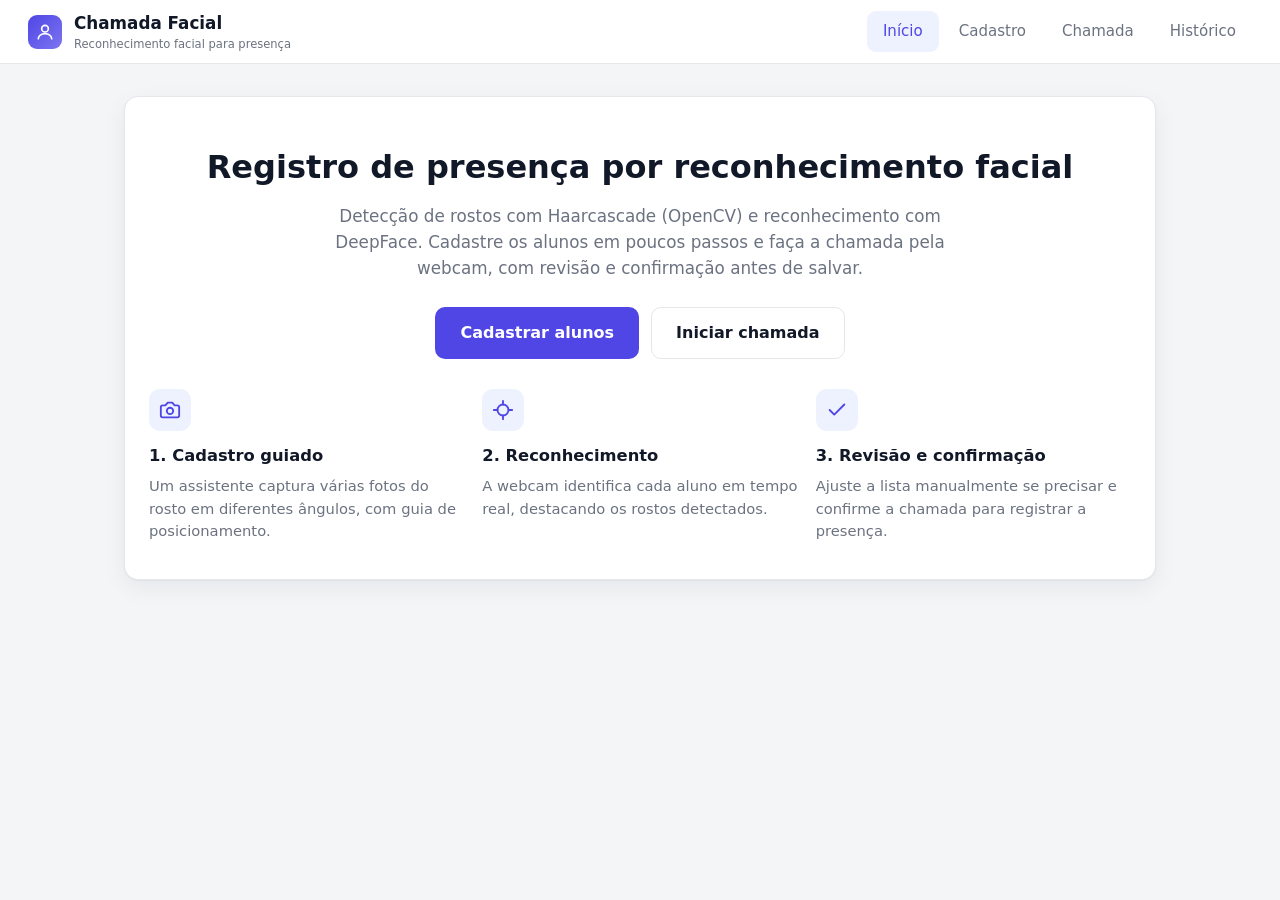
<file: frontend/index.html>
<!DOCTYPE html>
<html lang="pt-br">
<head>
  <meta charset="UTF-8" />
  <meta name="viewport" content="width=device-width, initial-scale=1.0" />
  <title>Chamada Facial</title>
  <link rel="stylesheet" href="css/style.css" />
</head>
<body>
  <header class="topbar">
    <div class="brand">
      <span class="logo">
        <svg width="20" height="20" viewBox="0 0 24 24" fill="none" stroke="currentColor" stroke-width="2" stroke-linecap="round" stroke-linejoin="round"><path d="M12 12a4 4 0 1 0 0-8 4 4 0 0 0 0 8Z"/><path d="M4 20c0-3.3 3.6-6 8-6s8 2.7 8 6"/></svg>
      </span>
      <span>Chamada Facial<small>Reconhecimento facial para presença</small></span>
    </div>
    <nav class="nav">
      <a href="index.html" class="active">Início</a>
      <a href="cadastro.html">Cadastro</a>
      <a href="chamada.html">Chamada</a>
      <a href="historico.html">Histórico</a>
    </nav>
  </header>

  <main class="container">
    <section class="card hero">
      <h1>Registro de presença por reconhecimento facial</h1>
      <p>
        Detecção de rostos com Haarcascade (OpenCV) e reconhecimento com DeepFace.
        Cadastre os alunos em poucos passos e faça a chamada pela webcam, com
        revisão e confirmação antes de salvar.
      </p>
      <div class="actions">
        <a href="cadastro.html" class="btn btn-lg">Cadastrar alunos</a>
        <a href="chamada.html" class="btn btn-ghost btn-lg">Iniciar chamada</a>
      </div>

      <div class="feature-grid">
        <div class="feature">
          <span class="ico"><svg width="22" height="22" viewBox="0 0 24 24" fill="none" stroke="currentColor" stroke-width="2" stroke-linecap="round" stroke-linejoin="round"><path d="M14.5 4h-5L7 7H4a2 2 0 0 0-2 2v9a2 2 0 0 0 2 2h16a2 2 0 0 0 2-2V9a2 2 0 0 0-2-2h-3l-2.5-3Z"/><circle cx="12" cy="13" r="3.5"/></svg></span>
          <h3>1. Cadastro guiado</h3>
          <p>Um assistente captura várias fotos do rosto em diferentes ângulos, com guia de posicionamento.</p>
        </div>
        <div class="feature">
          <span class="ico"><svg width="22" height="22" viewBox="0 0 24 24" fill="none" stroke="currentColor" stroke-width="2" stroke-linecap="round" stroke-linejoin="round"><path d="m2 12 4 0m12 0 4 0M12 2v4m0 12v4"/><circle cx="12" cy="12" r="6"/></svg></span>
          <h3>2. Reconhecimento</h3>
          <p>A webcam identifica cada aluno em tempo real, destacando os rostos detectados.</p>
        </div>
        <div class="feature">
          <span class="ico"><svg width="22" height="22" viewBox="0 0 24 24" fill="none" stroke="currentColor" stroke-width="2" stroke-linecap="round" stroke-linejoin="round"><path d="M20 6 9 17l-5-5"/></svg></span>
          <h3>3. Revisão e confirmação</h3>
          <p>Ajuste a lista manualmente se precisar e confirme a chamada para registrar a presença.</p>
        </div>
      </div>
    </section>
  </main>

  <script src="js/common.js"></script>
</body>
</html>
</file>
<file: frontend/css/style.css>
/* ===========================================================================
   Design system — tema claro, profissional, sem emojis.
   =========================================================================== */
:root {
  --bg: #f4f5f7;
  --surface: #ffffff;
  --surface-2: #f8fafc;
  --primary: #4f46e5;
  --primary-hover: #4338ca;
  --primary-soft: #eef2ff;
  --success: #16a34a;
  --success-soft: #dcfce7;
  --warning: #d97706;
  --danger: #dc2626;
  --danger-soft: #fef2f2;
  --text: #111827;
  --muted: #6b7280;
  --border: #e5e7eb;
  --ring: rgba(79, 70, 229, 0.25);
  --shadow: 0 1px 2px rgba(16, 24, 40, .04), 0 8px 24px rgba(16, 24, 40, .06);
  --radius: 14px;
}

* { box-sizing: border-box; }
html, body { height: 100%; }

body {
  margin: 0;
  font-family: -apple-system, BlinkMacSystemFont, "Segoe UI", Roboto, Inter, system-ui, sans-serif;
  background: var(--bg);
  color: var(--text);
  line-height: 1.55;
  -webkit-font-smoothing: antialiased;
}

a { color: inherit; text-decoration: none; }
[hidden] { display: none !important; }

/* ---------- Top bar ---------- */
.topbar {
  background: var(--surface);
  border-bottom: 1px solid var(--border);
  height: 64px;
  display: flex;
  align-items: center;
  padding: 0 28px;
  position: sticky;
  top: 0;
  z-index: 50;
}
.brand { display: flex; align-items: center; gap: 12px; font-weight: 700; font-size: 1.05rem; }
.brand .logo {
  width: 34px; height: 34px; border-radius: 9px;
  background: linear-gradient(135deg, var(--primary), #7c75f0);
  display: grid; place-items: center; color: #fff;
}
.brand small { display: block; font-weight: 500; font-size: .72rem; color: var(--muted); }
.nav { display: flex; gap: 4px; margin-left: auto; }
.nav a {
  color: var(--muted);
  padding: 9px 16px;
  border-radius: 9px;
  font-size: .94rem;
  font-weight: 500;
  transition: .15s;
}
.nav a:hover { background: var(--surface-2); color: var(--text); }
.nav a.active { background: var(--primary-soft); color: var(--primary); }

/* ---------- Layout ---------- */
.container { max-width: 1080px; margin: 0 auto; padding: 32px 24px 72px; }
.page-head { margin-bottom: 22px; }
.page-head h1 { font-size: 1.5rem; margin: 0 0 4px; }
.page-head p { margin: 0; color: var(--muted); }

.card {
  background: var(--surface);
  border: 1px solid var(--border);
  border-radius: var(--radius);
  padding: 24px;
  box-shadow: var(--shadow);
}
.card + .card { margin-top: 22px; }
.card h2 { margin: 0 0 4px; font-size: 1.15rem; }
.card .sub { color: var(--muted); font-size: .92rem; margin: 0 0 18px; }

.grid-2 { display: grid; grid-template-columns: 1.1fr .9fr; gap: 22px; align-items: start; }
@media (max-width: 860px) { .grid-2 { grid-template-columns: 1fr; } }

.muted { color: var(--muted); }
.row { display: flex; align-items: center; gap: 12px; }
.between { justify-content: space-between; }
.center { text-align: center; }

/* ---------- Buttons ---------- */
.btn {
  appearance: none;
  cursor: pointer;
  border: 1px solid transparent;
  border-radius: 10px;
  padding: 11px 18px;
  font-size: .95rem;
  font-weight: 600;
  display: inline-flex;
  align-items: center;
  justify-content: center;
  gap: 8px;
  transition: .15s;
  background: var(--primary);
  color: #fff;
}
.btn:hover { background: var(--primary-hover); }
.btn:focus-visible { outline: none; box-shadow: 0 0 0 4px var(--ring); }
.btn:disabled { opacity: .5; cursor: not-allowed; }
.btn svg { width: 18px; height: 18px; }
.btn-ghost { background: var(--surface); color: var(--text); border-color: var(--border); }
.btn-ghost:hover { background: var(--surface-2); }
.btn-danger { background: var(--danger); }
.btn-danger:hover { background: #b91c1c; }
.btn-soft-danger { background: var(--danger-soft); color: var(--danger); }
.btn-soft-danger:hover { background: #fde2e2; }
.btn-block { width: 100%; }
.btn-lg { padding: 13px 24px; font-size: 1rem; }
.actions { display: flex; gap: 12px; flex-wrap: wrap; }
.actions.end { justify-content: flex-end; }

/* ---------- Form fields ---------- */
.field { margin-bottom: 16px; }
.field label { display: block; font-size: .88rem; font-weight: 600; margin-bottom: 7px; }
.field input[type="text"] {
  width: 100%;
  padding: 12px 14px;
  border: 1px solid var(--border);
  border-radius: 10px;
  font-size: 1rem;
  background: var(--surface);
  color: var(--text);
}
.field input:focus { outline: none; border-color: var(--primary); box-shadow: 0 0 0 4px var(--ring); }
.field .hint { color: var(--muted); font-size: .82rem; margin-top: 6px; }

/* ---------- Stepper ---------- */
.stepper { display: flex; align-items: center; margin-bottom: 26px; }
.step { display: flex; align-items: center; gap: 10px; color: var(--muted); }
.step .dot {
  width: 30px; height: 30px; border-radius: 50%;
  border: 2px solid var(--border);
  display: grid; place-items: center;
  font-size: .85rem; font-weight: 700;
  background: var(--surface);
  flex: none;
}
.step .name { font-size: .9rem; font-weight: 600; }
.step.active { color: var(--primary); }
.step.active .dot { border-color: var(--primary); background: var(--primary); color: #fff; }
.step.done { color: var(--text); }
.step.done .dot { border-color: var(--success); background: var(--success); color: #fff; }
.step-line { flex: 1; height: 2px; background: var(--border); margin: 0 14px; border-radius: 2px; }
.step.done + .step-line, .step-line.done { background: var(--success); }
@media (max-width: 640px) { .step .name { display: none; } .step-line { margin: 0 8px; } }

/* ---------- Video stage ---------- */
.stage {
  position: relative;
  width: 100%;
  aspect-ratio: 4 / 3;
  background: #0b1220;
  border-radius: var(--radius);
  overflow: hidden;
}
.stage video, .stage canvas {
  position: absolute; inset: 0; width: 100%; height: 100%; object-fit: cover;
}
/* Espelha apenas o PREVIEW da câmera (efeito selfie) para o usuário se guiar
   com naturalidade ao se posicionar. A foto capturada usa o frame bruto do
   <video> (via canvas), que NÃO é afetado por esta transformação, mantendo as
   imagens salvas sem espelhamento — como o reconhecimento espera. */
.stage video.mirror { transform: scaleX(-1); }
.stage canvas { pointer-events: none; }
.stage .placeholder {
  position: absolute; inset: 0; display: grid; place-items: center; color: #94a3b8;
  font-size: .95rem; text-align: center; padding: 24px;
}

/* spotlight oval guide */
.face-guide {
  position: absolute; top: 47%; left: 50%; transform: translate(-50%, -50%);
  width: 50%; aspect-ratio: 3 / 4; border-radius: 50%;
  border: 3px solid rgba(255, 255, 255, .9);
  box-shadow: 0 0 0 9999px rgba(8, 12, 24, .5);
  transition: border-color .2s;
  pointer-events: none;
}
.face-guide.ok { border-color: #22c55e; }

.pose {
  position: absolute; top: 14px; left: 50%; transform: translateX(-50%);
  background: rgba(8, 12, 24, .72); color: #fff;
  padding: 9px 16px; border-radius: 999px; font-size: .95rem; font-weight: 600;
  text-align: center; max-width: 88%; backdrop-filter: blur(4px);
}
.chip {
  position: absolute; bottom: 14px; left: 50%; transform: translateX(-50%);
  display: inline-flex; align-items: center; gap: 8px;
  padding: 7px 14px; border-radius: 999px; font-size: .85rem; font-weight: 600;
  background: rgba(8, 12, 24, .72); color: #fde68a; backdrop-filter: blur(4px);
}
.chip.ok { color: #86efac; }
.chip .led { width: 9px; height: 9px; border-radius: 50%; background: currentColor; box-shadow: 0 0 8px currentColor; }
.countdown {
  position: absolute; inset: 0; display: grid; place-items: center;
  font-size: 5rem; font-weight: 800; color: #fff; text-shadow: 0 4px 24px rgba(0,0,0,.5);
}
.flash {
  position: absolute; inset: 0; background: #fff; opacity: 0; pointer-events: none;
}
.flash.go { animation: flash .35s ease-out; }
@keyframes flash { from { opacity: .85; } to { opacity: 0; } }

/* ---------- Progress ---------- */
.progress { height: 8px; background: var(--surface-2); border: 1px solid var(--border); border-radius: 999px; overflow: hidden; }
.progress > i { display: block; height: 100%; width: 0; background: var(--primary); transition: width .3s; }
.progress-label { display: flex; justify-content: space-between; font-size: .85rem; color: var(--muted); margin-bottom: 8px; }

/* ---------- Segmented control ---------- */
.segment {
  display: inline-flex; padding: 4px; gap: 4px; margin-bottom: 20px;
  background: var(--surface-2); border: 1px solid var(--border); border-radius: 11px;
}
.segment .seg {
  border: none; background: transparent; cursor: pointer;
  padding: 8px 16px; border-radius: 8px; font-size: .9rem; font-weight: 600; color: var(--muted);
}
.segment .seg.active { background: var(--surface); color: var(--primary); box-shadow: var(--shadow); }

/* ---------- Upload box ---------- */
.uploadbox {
  border: 2px dashed var(--border); border-radius: 14px; padding: 34px 20px; text-align: center;
  color: var(--muted); transition: .15s; cursor: pointer;
}
.uploadbox:hover, .uploadbox.drag { border-color: var(--primary); background: var(--primary-soft); color: var(--primary); }
.uploadbox p { margin: 12px 0 16px; }

/* ---------- Thumbnails ---------- */
.thumbs { display: grid; grid-template-columns: repeat(auto-fill, minmax(84px, 1fr)); gap: 10px; }
.thumb { aspect-ratio: 1; border-radius: 10px; overflow: hidden; border: 1px solid var(--border); background: #000; }
.thumb img { width: 100%; height: 100%; object-fit: cover; }

/* ---------- Student list ---------- */
.students { display: grid; grid-template-columns: repeat(auto-fill, minmax(150px, 1fr)); gap: 14px; }
.student {
  border: 1px solid var(--border); border-radius: 12px; padding: 12px; text-align: center; background: var(--surface);
}
.student img { width: 100%; aspect-ratio: 1; object-fit: cover; border-radius: 9px; background: #eef2f7; }
.student .name { font-weight: 600; font-size: .92rem; margin: 9px 0 2px; }
.student .meta { font-size: .78rem; color: var(--muted); margin-bottom: 10px; }
.empty { color: var(--muted); text-align: center; padding: 28px 12px; }

/* ---------- Histórico: lista de dias ---------- */
.day-item {
  width: 100%;
  display: flex; align-items: center; justify-content: space-between; gap: 12px;
  padding: 13px 15px; margin-bottom: 9px;
  background: var(--surface); border: 1px solid var(--border); border-radius: 11px;
  cursor: pointer; font: inherit; color: inherit; text-align: left; transition: .15s;
}
.day-item:hover { background: var(--surface-2); border-color: #d2d7e0; }
.day-item.active { border-color: var(--primary); background: var(--primary-soft); }
.day-date { font-weight: 600; }

/* ---------- Table ---------- */
table { width: 100%; border-collapse: collapse; }
th, td { text-align: left; padding: 12px 10px; border-bottom: 1px solid var(--border); }
th { font-size: .76rem; text-transform: uppercase; letter-spacing: .04em; color: var(--muted); }
tr:last-child td { border-bottom: none; }
.name-cell { display: flex; align-items: center; gap: 10px; }
.avatar { width: 34px; height: 34px; border-radius: 50%; object-fit: cover; background: #eef2f7; flex: none; }

.badge { display: inline-flex; align-items: center; gap: 6px; padding: 4px 11px; border-radius: 999px; font-size: .8rem; font-weight: 600; }
.badge.present { background: var(--success-soft); color: #15803d; }
.badge.absent { background: #f1f5f9; color: var(--muted); }

/* ---------- Toggle switch ---------- */
.switch { position: relative; display: inline-block; width: 42px; height: 24px; }
.switch input { opacity: 0; width: 0; height: 0; }
.switch .slider {
  position: absolute; inset: 0; cursor: pointer; background: #cbd5e1; border-radius: 999px; transition: .2s;
}
.switch .slider::before {
  content: ""; position: absolute; height: 18px; width: 18px; left: 3px; top: 3px;
  background: #fff; border-radius: 50%; transition: .2s; box-shadow: 0 1px 2px rgba(0,0,0,.2);
}
.switch input:checked + .slider { background: var(--success); }
.switch input:checked + .slider::before { transform: translateX(18px); }

/* ---------- Stat tiles ---------- */
.stats { display: grid; grid-template-columns: repeat(3, 1fr); gap: 14px; margin-bottom: 18px; }
.stat { border: 1px solid var(--border); border-radius: 12px; padding: 14px 16px; background: var(--surface-2); }
.stat b { display: block; font-size: 1.7rem; line-height: 1.1; }
.stat span { font-size: .82rem; color: var(--muted); }

/* ---------- Status line ---------- */
.status { display: flex; align-items: center; gap: 9px; color: var(--muted); font-size: .9rem; margin-top: 14px; }
.led-dot { width: 10px; height: 10px; border-radius: 50%; background: #cbd5e1; }
.led-dot.live { background: #22c55e; box-shadow: 0 0 8px #22c55e; }

/* ---------- Recognized session chips ---------- */
.reclist { display: flex; flex-wrap: wrap; gap: 8px; margin-top: 6px; min-height: 30px; }
.rectag { background: var(--success-soft); color: #15803d; padding: 5px 12px; border-radius: 999px; font-size: .85rem; font-weight: 600; }

/* ---------- Toast ---------- */
#toast {
  position: fixed; bottom: 26px; left: 50%; transform: translateX(-50%) translateY(10px);
  background: #111827; color: #fff; padding: 13px 20px; border-radius: 11px;
  font-size: .92rem; box-shadow: 0 10px 30px rgba(0,0,0,.25);
  opacity: 0; pointer-events: none; transition: .25s; max-width: 90vw; z-index: 100;
  border-left: 4px solid var(--primary);
}
#toast.show { opacity: 1; transform: translateX(-50%) translateY(0); }
#toast.ok { border-left-color: var(--success); }
#toast.err { border-left-color: var(--danger); }

/* ---------- Home / hero ---------- */
.hero { text-align: center; padding: 46px 24px 36px; }
.hero h1 { font-size: 2rem; margin: 0 0 10px; }
.hero p { color: var(--muted); max-width: 620px; margin: 0 auto 26px; font-size: 1.05rem; }
.hero .actions { justify-content: center; }
.feature-grid { display: grid; grid-template-columns: repeat(3, 1fr); gap: 18px; margin-top: 30px; }
@media (max-width: 760px) { .feature-grid { grid-template-columns: 1fr; } .stats { grid-template-columns: 1fr 1fr; } }
.feature { text-align: left; }
.feature .ico { width: 42px; height: 42px; border-radius: 11px; background: var(--primary-soft); color: var(--primary); display: grid; place-items: center; margin-bottom: 12px; }
.feature h3 { margin: 0 0 6px; font-size: 1.02rem; }
.feature p { margin: 0; font-size: .92rem; color: var(--muted); }
</file>
